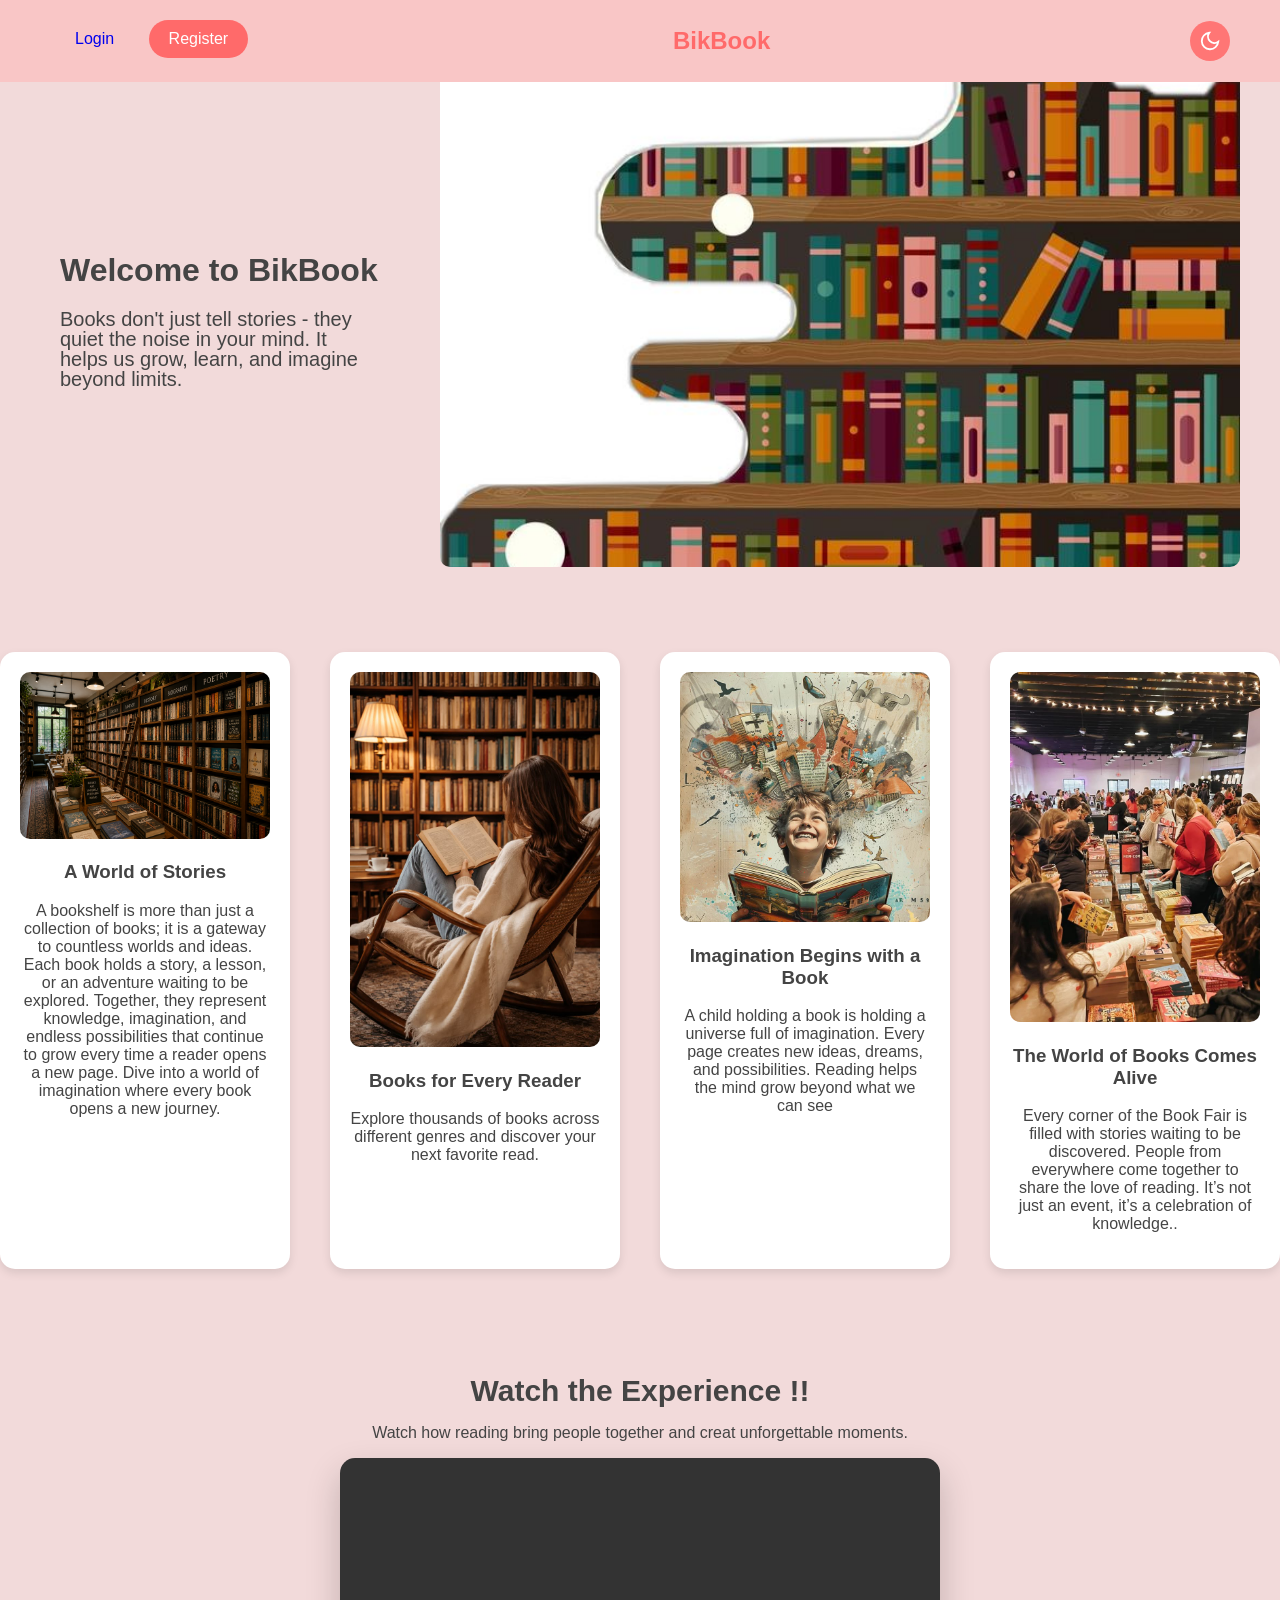
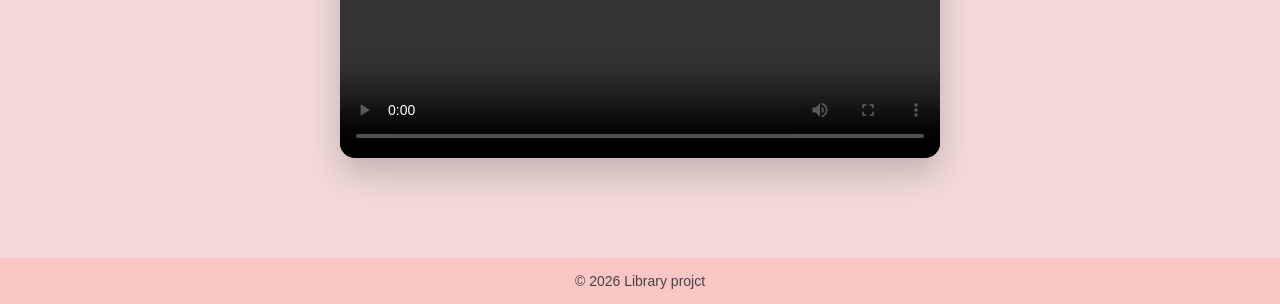
<file: index.html>
<!DOCTYPE html>
<html>
<head>
    <meta charset="UTF-8">
    <title>Book Fair</title>
    <link rel="stylesheet" href="style.css">
    <link rel="stylesheet" href="i.css">
</head>

<body>
<header class="header">

  <div class="left">
    <a href="login.html" class="btn login">Login</a>
    <a href="register.html" class="btn register">Register</a>
    
  </div>

  <div class="center">
    <h1 class="logo">BikBook</h1>
  </div>

<button class="theme-btn" onclick="toggleTheme()">

    <svg class="sun-icon" width="22" height="22" viewBox="0 0 24 24" fill="none" stroke-width="2">
        <circle cx="12" cy="12" r="5"></circle>
        <line x1="12" y1="1" x2="12" y2="3"></line>
        <line x1="12" y1="21" x2="12" y2="23"></line>
        <line x1="4.22" y1="4.22" x2="5.64" y2="5.64"></line>
        <line x1="18.36" y1="18.36" x2="19.78" y2="19.78"></line>
        <line x1="1" y1="12" x2="3" y2="12"></line>
        <line x1="21" y1="12" x2="23" y2="12"></line>
    </svg>

    <svg class="moon-icon" width="22" height="22" viewBox="0 0 24 24" fill="none" stroke-width="2">
        <path d="M21 12.79A9 9 0 1 1 11.21 3 7 7 0 0 0 21 12.79z" />
    </svg>

</button>

</header>

<section class="hero-split">
    
    <div class="hero-text">
        <h1>Welcome to BikBook</h1>
        <p> Books don't just tell stories - they quiet the noise in your mind.
             It helps us grow, learn, and imagine beyond limits.
        </p>
    </div>
    <img src="books4.jpeg" class="hero-img">
</section>

<section class="books">

    <div class="card">
        <img src="books5.png">
        <h3>A World of Stories</h3>
        <p> A bookshelf is more than just a collection of books; it is a gateway to countless worlds and ideas. Each book holds a story, a lesson, or an adventure waiting to be explored. Together, they represent knowledge, imagination, and endless possibilities that continue to grow every time a reader opens a new page.
        Dive into a world of imagination where every book opens a new journey.</p>
    </div>

    <div class="card">
        <img src="books6.jpeg">
        <h3>Books for Every Reader</h3>
        <p>Explore thousands of books across different genres and discover your next favorite read.</p>
    </div>

    <div class="card">
        <img src="books7.jpeg">
        <h3>Imagination Begins with a Book</h3>
        <p>A child holding a book is holding a universe full of imagination.
          Every page creates new ideas, dreams, and possibilities.
          Reading helps the mind grow beyond what we can see</p>
    </div>

    <div class="card">
        <img src="books8.jpeg">
        <h3>The World of Books Comes Alive</h3>
        <p>Every corner of the Book Fair is filled with stories waiting to be discovered. People from everywhere come together to share the love of reading. It’s not just an event, it’s a celebration of knowledge..</p>
    </div>

</section>

<script src="main.js"></script>

<section class="video-section">
    <h2> Watch the Experience !!</h2>
    <p> Watch how reading bring people together and creat unforgettable moments.</p>
    <div class="video-container">
        <video controls>
            <source src="video.mp4.mp4" type="video/mp4">
            Your browser does not support the video tag.
        </video>
    </div>
</section>

<footer class="footer">
    <p>© 2026 Library projct</p>
</footer>

</body>
</html>
</file>
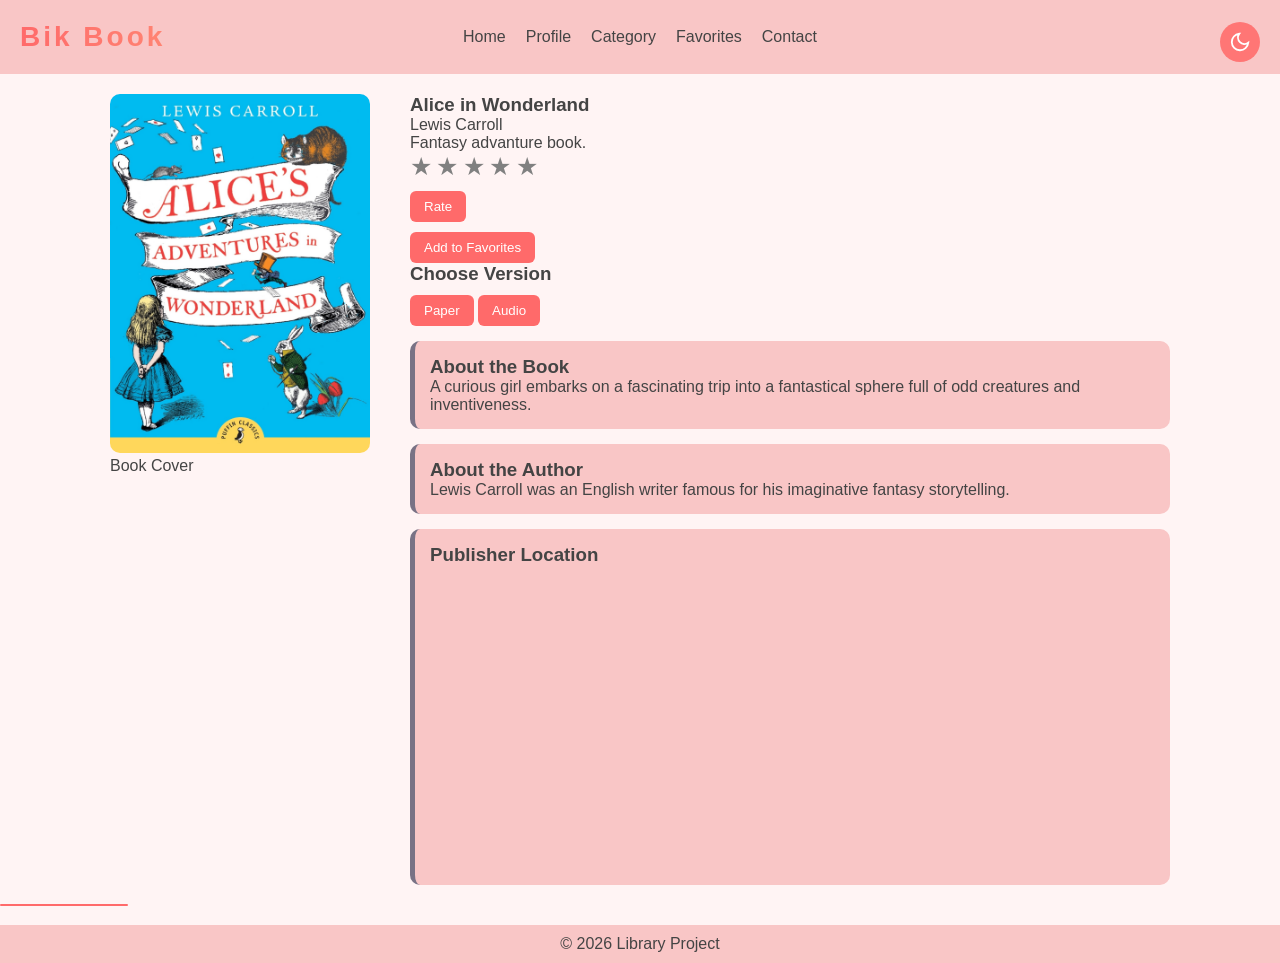
<file: book_details.html>
<!DOCTYPE html>
<html lang="en">
<head>
  <meta charset="UTF-8">
  <title>Book Details</title>

  <link rel="stylesheet" href="book_details.css">
   <link rel="stylesheet" href="i.css">
  <link href="https://fonts.googleapis.com/css2?family=Poppins:wght@300;400;600&display=swap" rel="stylesheet">
</head>

<body>

<header>
  <nav class="navbar">

    <div class="logo">Bik Book</div>
    
    <div class="nav-links">
      <a href="index.html">Home</a>
      <a href="profile.html">Profile</a>
      <a href="category.html">Category</a>
      <a href="favorites.html">Favorites</a>
      <a href="contact.html">Contact</a>
    </div>

  <button class="theme-btn" onclick="toggleTheme()">
  
    <svg class="sun-icon" width="22" height="22" viewBox="0 0 24 24" fill="none" stroke-width="2">
      <circle cx="12" cy="12" r="5"></circle>
      <line x1="12" y1="1" x2="12" y2="3"></line>
      <line x1="12" y1="21" x2="12" y2="23"></line>
      <line x1="4.22" y1="4.22" x2="5.64" y2="5.64"></line>
      <line x1="18.36" y1="18.36" x2="19.78" y2="19.78"></line>
      <line x1="1" y1="12" x2="3" y2="12"></line>
      <line x1="21" y1="12" x2="23" y2="12"></line>
    </svg>
  
    <svg class="moon-icon" width="22" height="22" viewBox="0 0 24 24" fill="none" stroke-width="2">
      <path d="M21 12.79A9 9 0 1 1 11.21 3 7 7 0 0 0 21 12.79z" />
    </svg>
  
  </button>
  </nav>
</header>

<main class="container">

  <section class="book-layout">

    <figure>
      <img id="img" class="book-img">
      <figcaption>Book Cover</figcaption>
    </figure>

    <article class="book-info">

      <h1 id="title"></h1>
      <p id="author"></p>
      <p id="desc"></p>

      <div class="stars" id="stars">
        <span data-value="1">★</span>
        <span data-value="2">★</span>
        <span data-value="3">★</span>
        <span data-value="4">★</span>
        <span data-value="5">★</span>
      </div>

      <button onclick="saveRating()">Rate</button>
      <p id="ratingText"></p>

      <button onclick="addToFavorites()">Add to Favorites</button>

      <h3>Choose Version</h3>
      <button onclick="openPDF()">Paper</button>
      <button onclick="showAudio()">Audio</button>

      <div id="content"></div>

      <div id="content2"></div>

    </article>

  </section>

</main>

<footer>
  <p>© 2026 Library Project</p>
</footer>

<script src="book_details.js"></script>

</body>
</html>
</file>
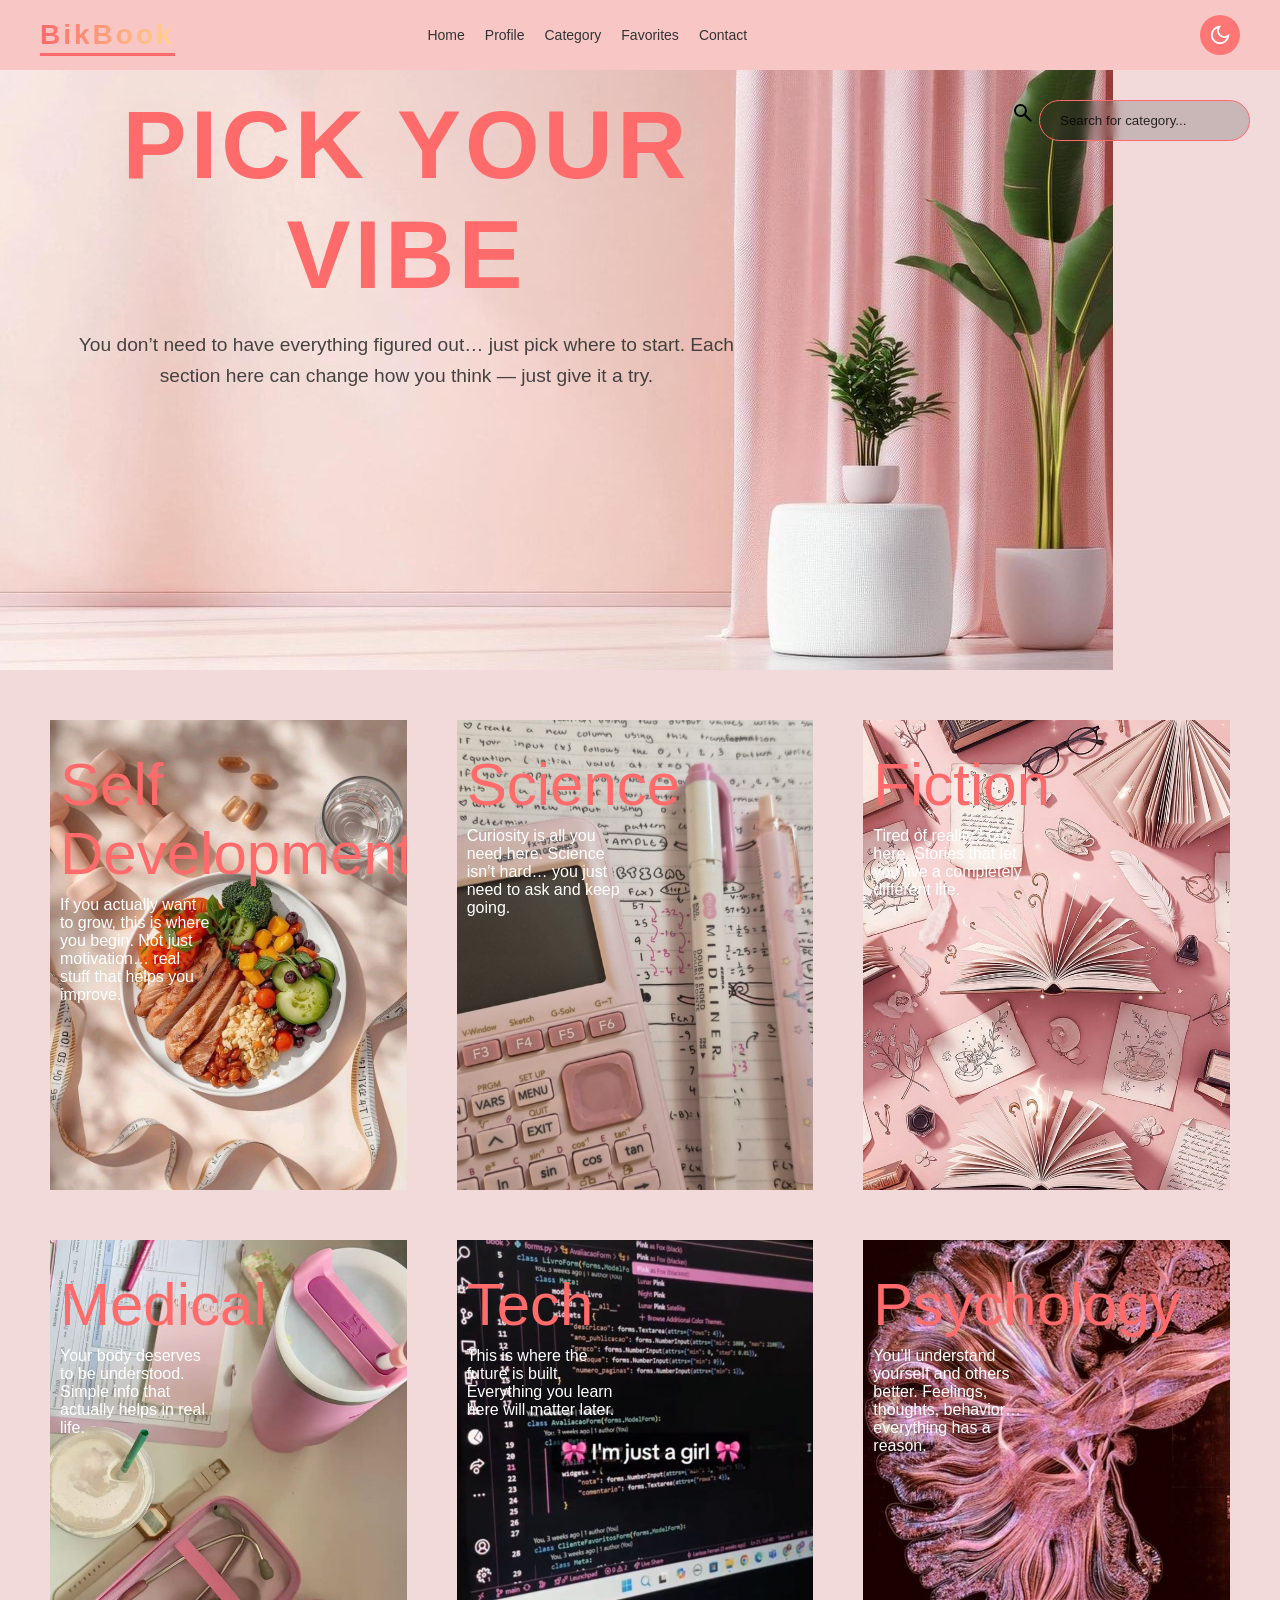
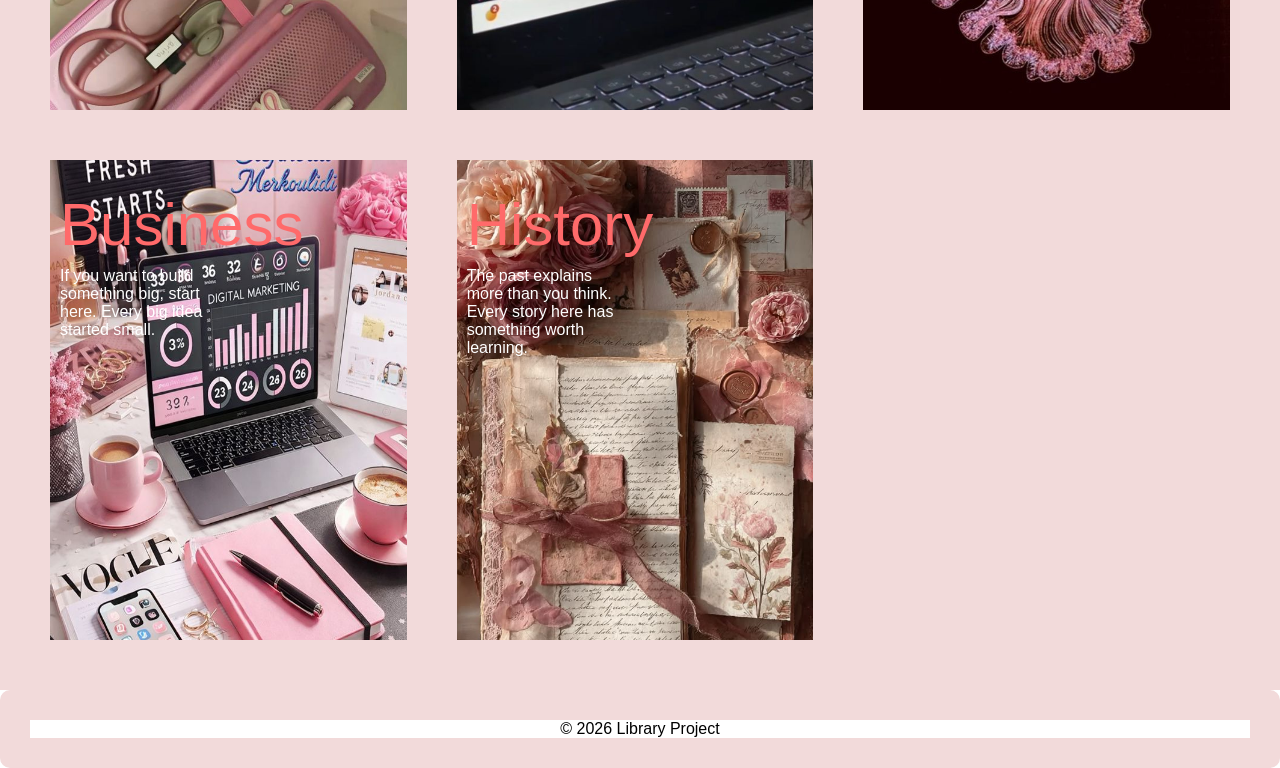
<file: category.html>
<!DOCTYPE html>
<html lang="en">

<head>
    <meta charset="UTF-8">
    <link rel="stylesheet" href="category.css">
    <link href="https://fonts.googleapis.com/css2?family=Poppins:wght@300;400;600&display=swap" rel="stylesheet">
    <link rel="stylesheet" href="i.css">
    <title>category</title>
</head>


<body>

    <nav>
        <div class="logo">BikBook</div>

        <ul>
            <li><a href="index.html">Home</a></li>
            <li><a href="profile.html">Profile</a></li>
            <li><a href="category.html">Category</a></li>
            <li><a href="favorites.html">Favorites</a></li>
            <li><a href="contact.html">Contact</a></li>
        </ul>

        <button class="theme-btn" onclick="toggleTheme()">
        
            <svg class="sun-icon" width="22" height="22" viewBox="0 0 24 24" fill="none" stroke-width="2">
                <circle cx="12" cy="12" r="5"></circle>
                <line x1="12" y1="1" x2="12" y2="3"></line>
                <line x1="12" y1="21" x2="12" y2="23"></line>
                <line x1="4.22" y1="4.22" x2="5.64" y2="5.64"></line>
                <line x1="18.36" y1="18.36" x2="19.78" y2="19.78"></line>
                <line x1="1" y1="12" x2="3" y2="12"></line>
                <line x1="21" y1="12" x2="23" y2="12"></line>
            </svg>
        
            <svg class="moon-icon" width="22" height="22" viewBox="0 0 24 24" fill="none" stroke-width="2">
                <path d="M21 12.79A9 9 0 1 1 11.21 3 7 7 0 0 0 21 12.79z" />
            </svg>
        
        </button>
    </nav>
    <main>

        <section class="first">
            <div class="one"></div>

            <div class="search">
                <label><svg xmlns="http://www.w3.org/2000/svg" height="24px" viewBox="0 -960 960 960" width="24px"
                        fill="#e3e3e3">
                        <path
                            d="M784-120 532-372q-30 24-69 38t-83 14q-109 0-184.5-75.5T120-580q0-109 75.5-184.5T380-840q109 0 184.5 75.5T640-580q0 44-14 83t-38 69l252 252-56 56ZM380-400q75 0 127.5-52.5T560-580q0-75-52.5-127.5T380-760q-75 0-127.5 52.5T200-580q0 75 52.5 127.5T380-400Z" />
                    </svg></label>
                <input type="search" id="searchBox" onkeyup="handleSearch()" placeholder="Search for category...">
            </div>

            <div class="intro">
                <h1 class="head">Pick your vibe</h1>
                <p class="prag">
                    You don’t need to have everything figured out… just pick where to start.
                    Each section here can change how you think — just give it a try.
                </p>
            </div>
            <div class="tir"></div>
        </section>
        <section class="categories second">

            <a href="booklist.html#self" class="card a1" target="_blank">
                <div class="a" id="selfdev">
                    <h3>Self Development</h3>
                    <p class="sel">If you actually want to grow, this is where you begin.
                        Not just motivation… real stuff that helps you improve.</p>

                </div>
            </a>
            <a href="booklist.html#science" target="_blank" class="card a2">
                <div class="a" id="science">
                    <h3>Science</h3>
                    <p class="sc">Curiosity is all you need here.
                        Science isn’t hard… you just need to ask and keep going.</p>
                </div>
            </a>
            <a href="booklist.html#fiction" target="_blank" class="card a3">
                <div class="a" id="fiction">
                    <h3>Fiction</h3>
                    <p class="fic">Tired of reality? Go here.
                        Stories that let you live a completely different life.</p>
                </div>
            </a>
            <a href="booklist.html#medical" target="_blank" class="card a4">
                <div class="a" id="medical">
                    <h3>Medical</h3>
                    <p class="med">Your body deserves to be understood.
                        Simple info that actually helps in real life.</p>
                </div>
            </a>
            <a href="booklist.html#tech" target="_blank" class="card a5">
                <div class="a" id="tech">
                    <h3>Tech</h3>
                    <p class="tec">This is where the future is built.
                        Everything you learn here will matter later.</p>
                </div>
            </a>
            <a href="booklist.html#psychology" target="_blank" class="card a6">
                <div class="a" id="psychology">
                    <h3>Psychology</h3>
                    <p class="psg">You’ll understand yourself and others better.
                        Feelings, thoughts, behavior… everything has a reason.</p>
                </div>
            </a>
            <a href="booklist.html#business" target="_blank" class="card a7">
                <div class="a" id="business">
                    <h3>Business</h3>
                    <p class="bis">If you want to build something big, start here.
                        Every big idea started small.</p>
                </div>
            </a>
            <a href="booklist.html#history" target="_blank" class="card a8">
                <div class="a" id="history">
                    <h3>History</h3>
                    <p class="his">The past explains more than you think.
                        Every story here has something worth learning.</p>
                </div>
            </a>
            <div class="tr"></div>
        </section>
    </main>
    <footer>
        <p>© 2026 Library Project</p>
    </footer>
    <script>
        function toggleTheme() {
                document.body.classList.toggle('dark');
                var status = document.body.classList.contains('dark') ? 'on' : 'off';
                localStorage.setItem('userTheme', status);
            }

            window.onload = function () {
                if (localStorage.getItem('userTheme') === 'on') {
                    document.body.classList.add('dark');
                }

                const savedBooks = JSON.parse(localStorage.getItem('myFavorites')) || [];
                const grids = document.querySelectorAll('.books-grid');

                grids.forEach(grid => grid.innerHTML = '');

                if (savedBooks.length === 0) {
                    grids.forEach(grid => {
                        grid.innerHTML = '<p style="color:#bbb; font-style:italic;">No books added to this rating yet.</p>';
                    });
                } else {
                    savedBooks.forEach(book => {
                        const targetGrid = document.querySelector(`#group-${book.rating} .books-grid`);
                        if (targetGrid) {
                            if (targetGrid.querySelector('p')) targetGrid.innerHTML = '';
                            const card = document.createElement('div');
                            card.className = 'book-card';
                            card.innerHTML = `<span>${book.title}</span>`;
                            targetGrid.appendChild(card);
                        }
                    });
                }
            };
    </script>
    <script>
        function handleSearch() {
            let input = document.getElementById("searchBox").value.toLowerCase();

            let categories = {
                "self development": "selfdev",
                "science": "science",
                "fiction": "fiction",
                "medical": "medical",
                "tech": "tech",
                "psychology": "psychology",
                "business": "business",
                "history": "history"
            };

            for (let key in categories) {
                if (input === key) {
                    document.getElementById(categories[key]).scrollIntoView({
                        behavior: "smooth"
                    });
                }
            }
        }
    </script>

</body>

</html>

</html>
</file>
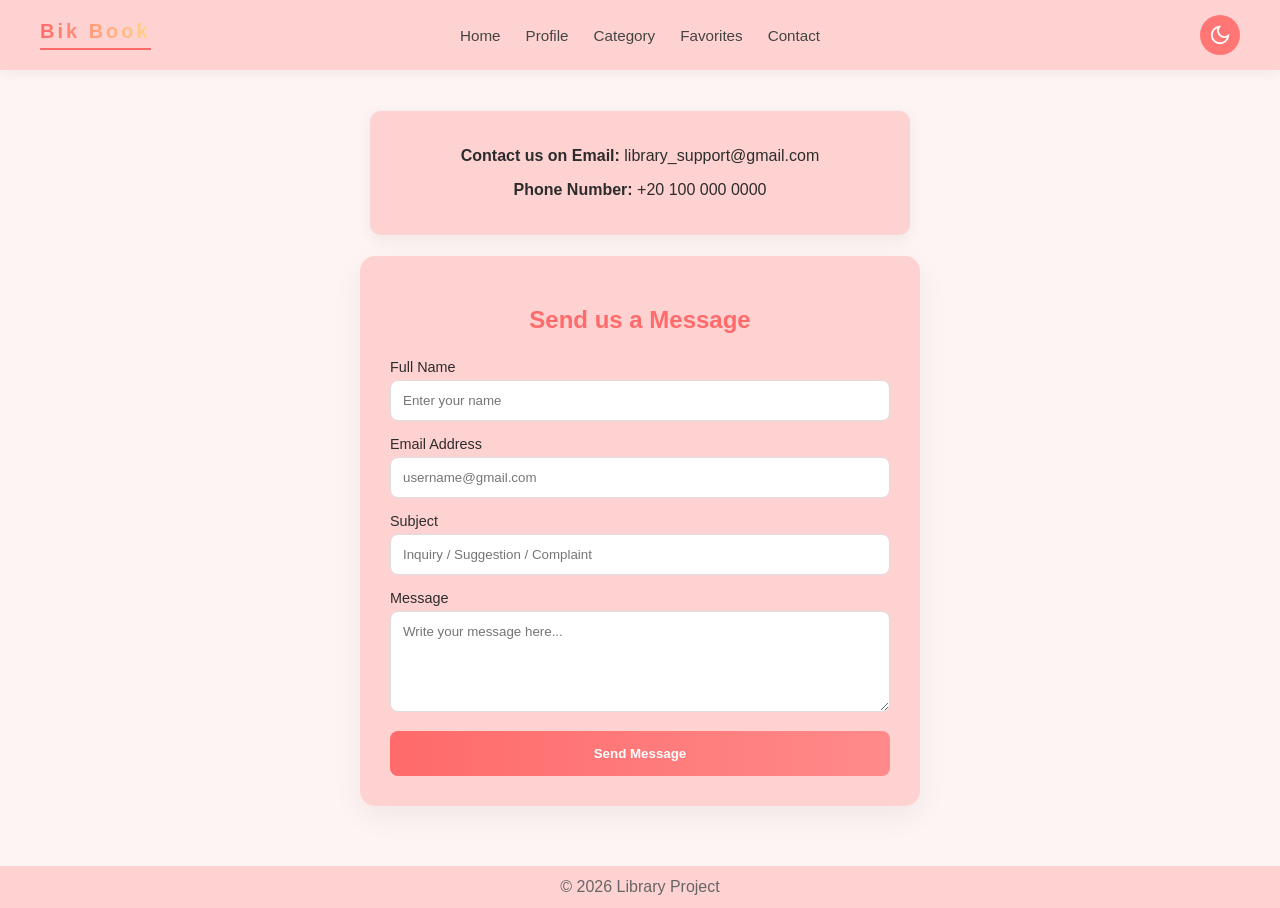
<file: contact.html>
<!DOCTYPE html>
<html lang="en">
<head>
    <meta charset="UTF-8">
    <meta name="viewport" content="width=device-width, initial-scale=1.0">
    <title>Contact Us</title>
    <link rel="stylesheet" href="contact-style.css">
<link href="https://fonts.googleapis.com/css2?family=poppins:wght@300;400;600&disply=swap" rel="stylesheet">
<link rel="stylesheet" href="i.css">
</head>
<body>

    <header>
        <nav class="navbar">
            <div class="logo">Bik Book</div>
            <div class="nav-links">
                <a href="index.html">Home</a>
                <a href="profile.html">Profile</a>
                <a href="category.html">Category</a>
                <a href="favorites.html">Favorites</a>
                <a href="contact.html">Contact</a>
            </div>
            <button class="theme-btn" onclick="toggleTheme()">
            
                <svg class="sun-icon" xmlns="http://www.w3.org/2000/svg" height="24px" viewBox="0 -960 960 960" width="24px" fill="#e3e3e3">
                    <path
                        d="M440-800v-120h80v120h-80Zm0 760v-120h80v120h-80Zm360-400v-80h120v80H800Zm-760 0v-80h120v80H40Zm708-252-56-56 70-72 58 58-72 70ZM198-140l-58-58 72-70 56 56-70 72Zm564 0-70-72 56-56 72 70-58 58ZM212-692l-72-70 58-58 70 72-56 56Zm98 382q-70-70-70-170t70-170q70-70 170-70t170 70q70 70 70 170t-70 170q-70 70-170 70t-170-70Zm283.5-56.5Q640-413 640-480t-46.5-113.5Q547-640 480-640t-113.5 46.5Q320-547 320-480t46.5 113.5Q413-320 480-320t113.5-46.5ZM480-480Z" />
                </svg>
            
                <!-- Moon Icon -->
                <svg class="moon-icon" width="22" height="22" viewBox="0 0 24 24" fill="none" stroke-width="2">
                    <path d="M21 12.79A9 9 0 1 1 11.21 3 7 7 0 0 0 21 12.79z" />
                </svg>
            
            </button>
        </nav>
    </header>

    <div class="container">
        <div class="contact-info">
            <p><strong>Contact us on Email:</strong> library_support@gmail.com</p>
            <p><strong>Phone Number:</strong> +20 100 000 0000</p>
        </div>

        <div class="contact-box">
            <h2>Send us a Message</h2>
            <form id="contactForm">
                <div class="input-group">
                    <label>Full Name</label>
                    <input type="text" id="name" placeholder="Enter your name" required>
                </div>
                <div class="input-group">
                    <label>Email Address</label>
                    <input type="email" id="email" placeholder="username@gmail.com" required>
                </div>
                <div class="input-group">
                    <label>Subject</label>
                    <input type="text" id="subject" placeholder="Inquiry / Suggestion / Complaint" required>
                </div>
                <div class="input-group">
                    <label>Message</label>
                    <textarea id="message" rows="5" placeholder="Write your message here..." required></textarea>
                </div>
                <button type="submit" class="send-btn">Send Message</button>
            </form>
        </div>
    </div>

    <footer>
        © 2026 Library Project
    </footer>

    <script src="contact-script.js"></script>
    <script>
        function toggleTheme() {
            document.body.classList.toggle('dark');
            var status = document.body.classList.contains('dark') ? 'on' : 'off';
            localStorage.setItem('userTheme', status);
        }

        window.onload = function () {
            if (localStorage.getItem('userTheme') === 'on') {
                document.body.classList.add('dark');
            }

            const savedBooks = JSON.parse(localStorage.getItem('myFavorites')) || [];
            const grids = document.querySelectorAll('.books-grid');

            grids.forEach(grid => grid.innerHTML = '');

            if (savedBooks.length === 0) {
                grids.forEach(grid => {
                    grid.innerHTML = '<p style="color:#bbb; font-style:italic;">No books added to this rating yet.</p>';
                });
            } else {
                savedBooks.forEach(book => {
                    const targetGrid = document.querySelector(`#group-${book.rating} .books-grid`);
                    if (targetGrid) {
                        if (targetGrid.querySelector('p')) targetGrid.innerHTML = '';
                        const card = document.createElement('div');
                        card.className = 'book-card';
                        card.innerHTML = `<span>${book.title}</span>`;
                        targetGrid.appendChild(card);
                    }
                });
            }
        };
    </script>
</body>
</html>
</file>
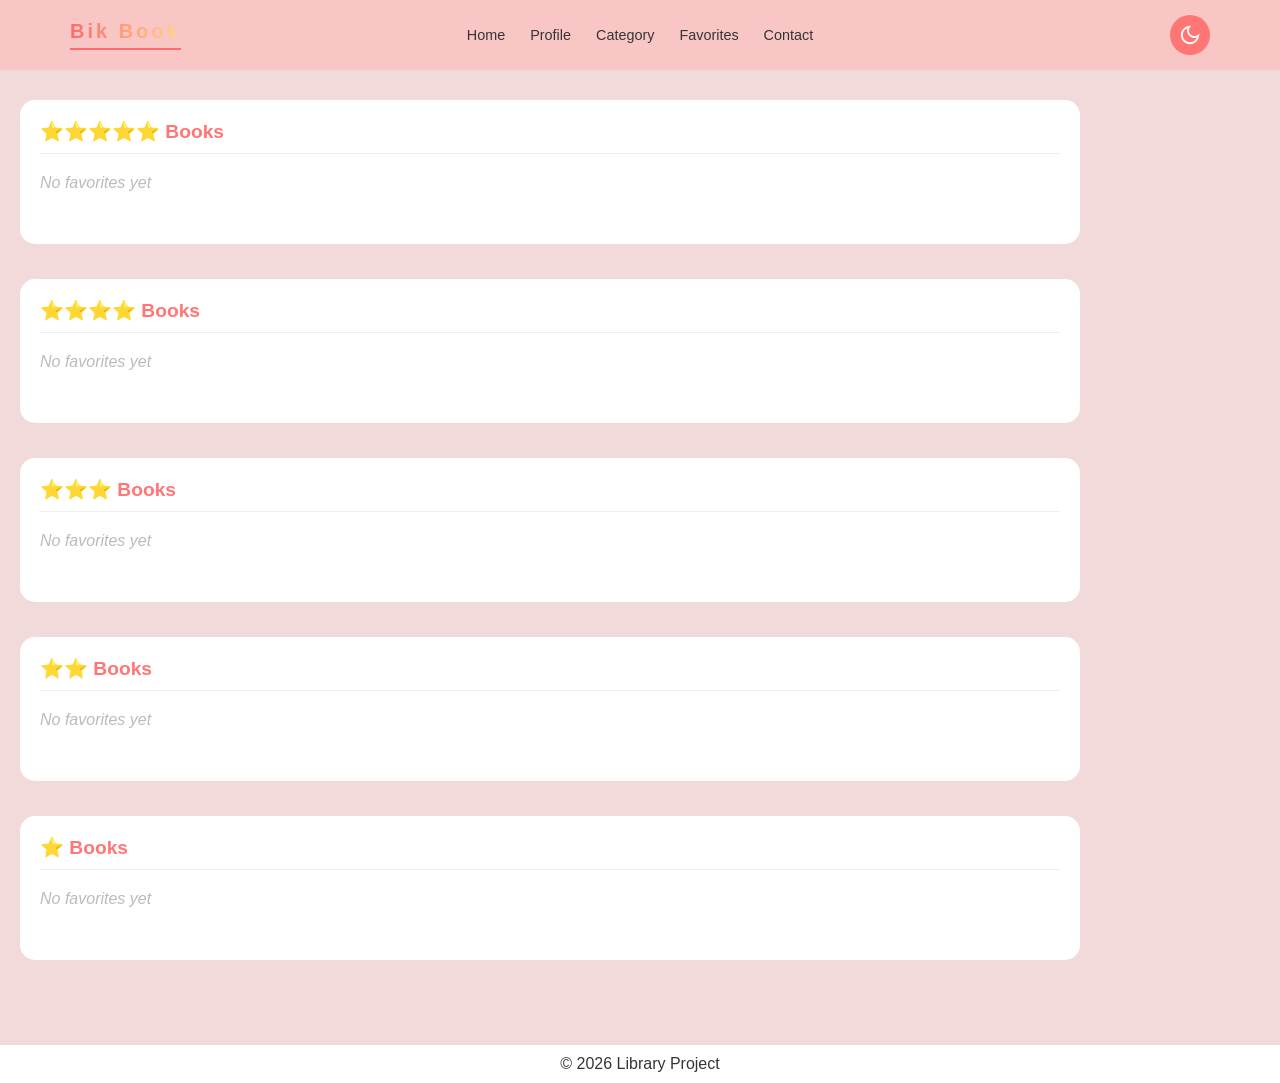
<file: favorites.html>
<!DOCTYPE html>
<html lang="en">
<head>
    <meta charset="UTF-8">
    <meta name="viewport" content="width=device-width, initial-scale=1.0">
    <title>Favorite Books</title>
    <link rel="stylesheet" href="fav-style.css">
    <link rel="stylesheet" href="i.css">
    <link href="https://fonts.googleapis.com/css2?family=poppins:wght@300;400;600&disply=swap" rel="stylesheet">
</head>
<body>

    <header>
        <nav class="navbar">
            <div class="logo">Bik Book</div>
            <div class="nav-links">
                <a href="index.html">Home</a>
                <a href="profile.html">Profile</a>
                <a href="category.html">Category</a>
                <a href="favorites.html">Favorites</a>
                <a href="contact.html">Contact</a>
            </div>
            <button class="theme-btn" onclick="toggleTheme()">
            
                <svg class="sun-icon" width="22" height="22" viewBox="0 0 24 24" fill="none" stroke-width="2">
                    <circle cx="12" cy="12" r="5"></circle>
                    <line x1="12" y1="1" x2="12" y2="3"></line>
                    <line x1="12" y1="21" x2="12" y2="23"></line>
                    <line x1="4.22" y1="4.22" x2="5.64" y2="5.64"></line>
                    <line x1="18.36" y1="18.36" x2="19.78" y2="19.78"></line>
                    <line x1="1" y1="12" x2="3" y2="12"></line>
                    <line x1="21" y1="12" x2="23" y2="12"></line>
                </svg>
            
                <svg class="moon-icon" width="22" height="22" viewBox="0 0 24 24" fill="none" stroke-width="2">
                    <path d="M21 12.79A9 9 0 1 1 11.21 3 7 7 0 0 0 21 12.79z" />
                </svg>
            
            </button>
        </nav>
    </header>

    <div class="container">
        <section class="books-group" id="group-5">
            <h2 class="stars-title">⭐⭐⭐⭐⭐ Books</h2>
            <div class="books-list"></div>
        </section>
        <section class="books-group" id="group-4">
            <h2 class="stars-title">⭐⭐⭐⭐ Books</h2>
            <div class="books-list"></div>
        </section>
        <section class="books-group" id="group-3">
            <h2 class="stars-title">⭐⭐⭐ Books</h2>
            <div class="books-list"></div>
        </section>
        <section class="books-group" id="group-2">
            <h2 class="stars-title">⭐⭐ Books</h2>
            <div class="books-list"></div>
        </section>
        <section class="books-group" id="group-1">
            <h2 class="stars-title">⭐ Books</h2>
            <div class="books-list"></div>
        </section>
    </div>

    <footer>
        © 2026 Library Project
    </footer>
    <script src="fav-script.js"></script>
</body>
</html>
</file>
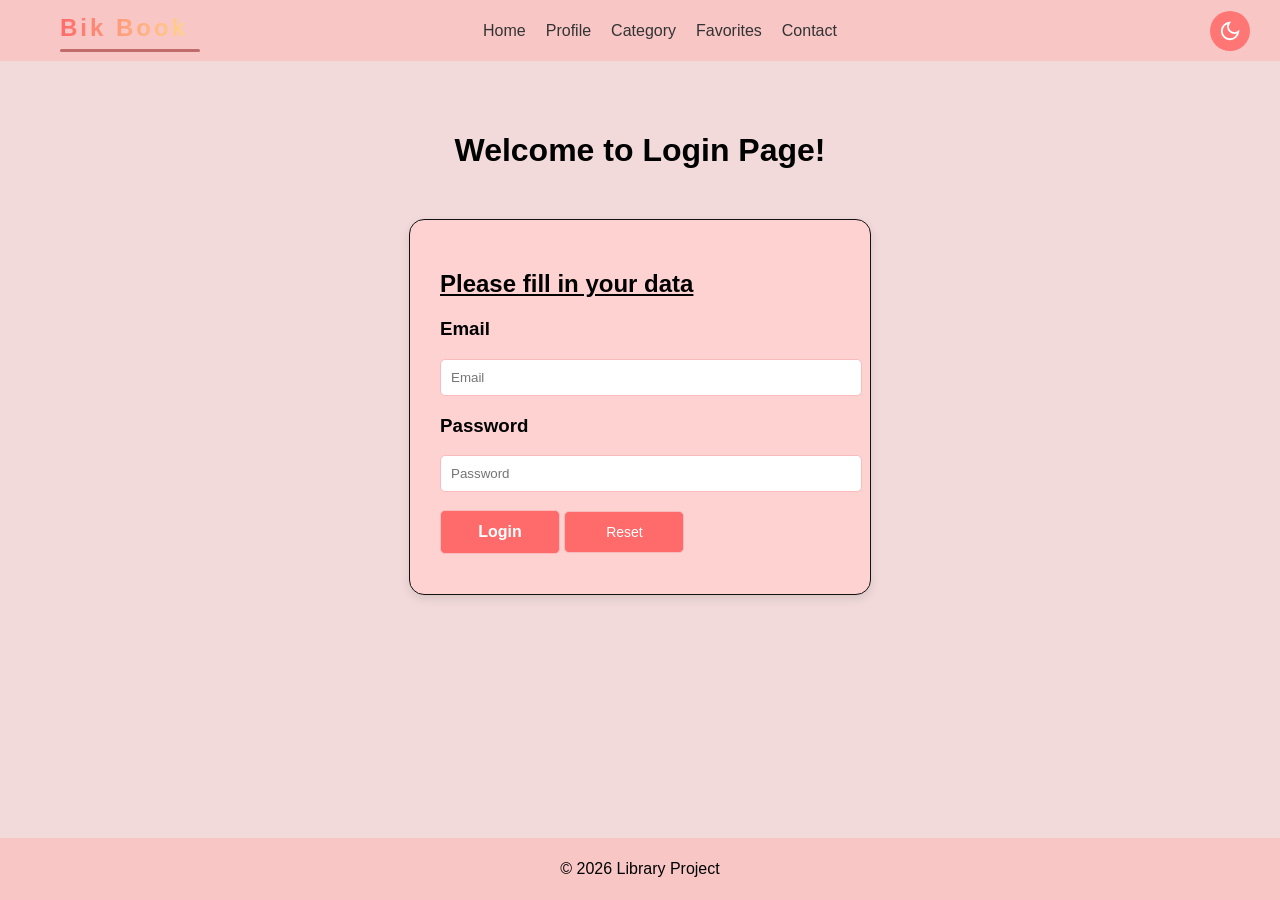
<file: login.html>
<!DOCTYPE html>
<html lang="ar">
<head>
    <meta charset="UTF-8">
    <title>Login</title>
    <link rel="stylesheet" href="login.css">
    <link rel="stylesheet" href="i.css">
    <link href="https://fonts.googleapis.com/css2?family=Poppins:wght@300;400;600&display=swap" rel="stylesheet">
</head>

<body class="light-theme"> 

<header>
    <nav class="navbar">
        <div><h4 class="logo">Bik Book</h4></div>
<div class="nav-actions">
    
        <div class="nav-links">
            <a href="index.html">Home</a>
            <a href="profile.html">Profile</a>
            <a href="category.html">Category</a>
            <a href="favorites.html">Favorites</a>
            <a href="contact.html">Contact</a>
        </div>
        <div class="nav-actions">
            <button class="theme-btn" onclick="toggleTheme()">
        
                <svg class="sun-icon" width="22" height="22" viewBox="0 0 24 24" fill="none" stroke-width="2">
                    <circle cx="12" cy="12" r="5"></circle>
                    <line x1="12" y1="1" x2="12" y2="3"></line>
                    <line x1="12" y1="21" x2="12" y2="23"></line>
                    <line x1="4.22" y1="4.22" x2="5.64" y2="5.64"></line>
                    <line x1="18.36" y1="18.36" x2="19.78" y2="19.78"></line>
                    <line x1="1" y1="12" x2="3" y2="12"></line>
                    <line x1="21" y1="12" x2="23" y2="12"></line>
                </svg>
        
                <svg class="moon-icon" width="22" height="22" viewBox="0 0 24 24" fill="none" stroke-width="2">
                    <path d="M21 12.79A9 9 0 1 1 11.21 3 7 7 0 0 0 21 12.79z" />
                </svg>
        
            </button>
    </nav>
</header>

<div class="main-container">
    <h1 class="login-title">Welcome to Login Page!</h1>

    <form class="form" id="loginForm">
        <h2><u>Please fill in your data</u></h2> 

        <h3>Email</h3>
        <input type="email" id="email" placeholder="Email" required>

        <h3>Password</h3> 
        <input type="password" id="password" placeholder="Password" required> 

        <br><br>
        <p id="errorMessage"></p>

        <input type="submit" value="Login"> 
        <input type="reset" value="Reset">
    </form>
</div>    

<footer>
    <p>© 2026 Library Project</p>
</footer>


</div>

<script src="data.js"></script>

</body>
</html>
</file>
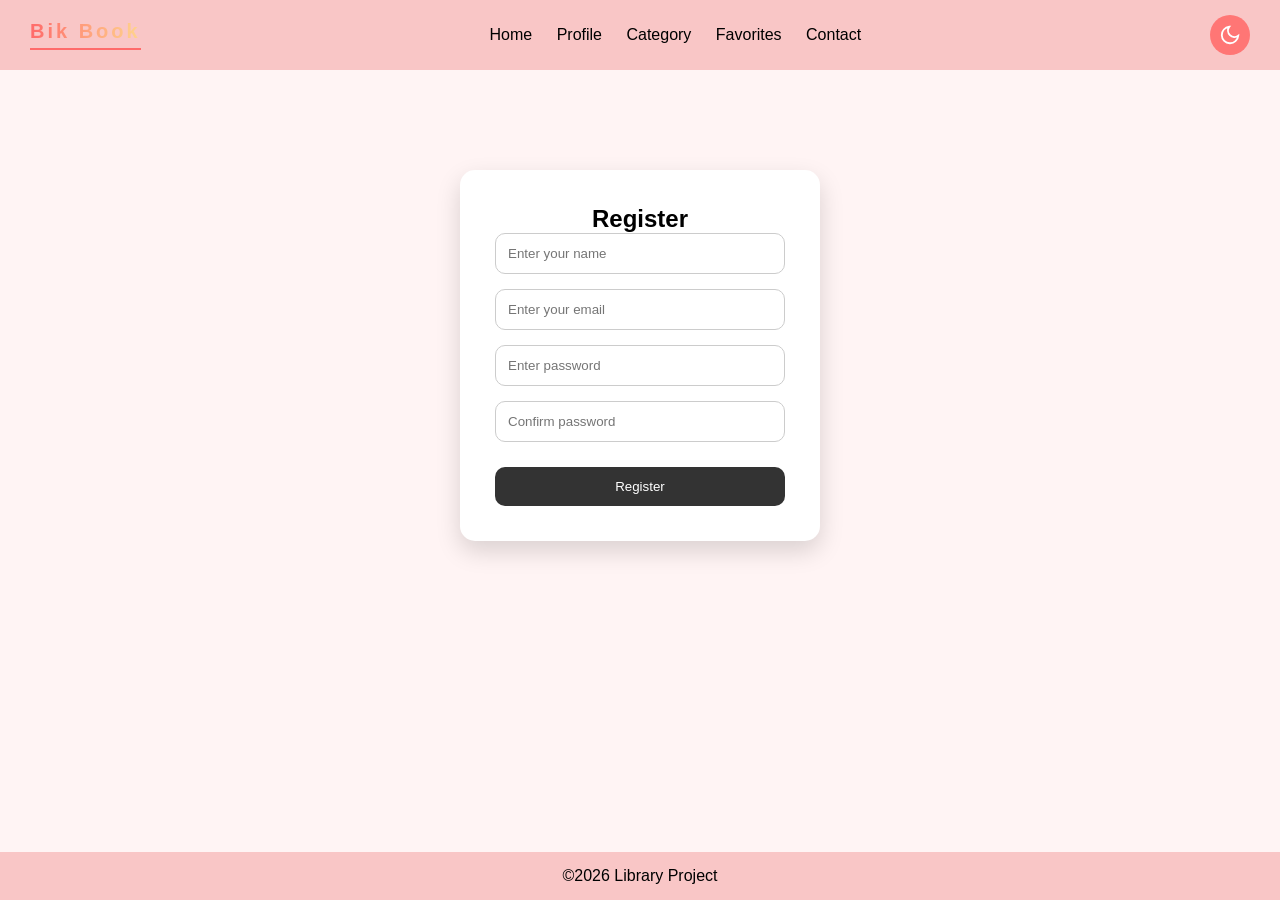
<file: register.html>
<!DOCTYPE html>
<html lang="en">
<head>
  <meta charset="UTF-8">
  <title>Register</title>
  <link rel="stylesheet" href="register.css">
  <link rel="stylesheet" href="i.css">
</head>
<body>

<header>
  <nav class="navbar">

    <h4 class="logo">Bik Book</h4>

    <div class="nav-links">
      <a href="index.html">Home</a>
      <a href="profile.html">Profile</a>
      <a href="category.html">Category</a>
      <a href="favorites.html">Favorites</a>
      <a href="contact.html">Contact</a>
    </div>
    <div class="nav-actions">
      <button class="theme-btn" onclick="toggleTheme()">
    
        <svg class="sun-icon" width="22" height="22" viewBox="0 0 24 24" fill="none" stroke-width="2">
          <circle cx="12" cy="12" r="5"></circle>
          <line x1="12" y1="1" x2="12" y2="3"></line>
          <line x1="12" y1="21" x2="12" y2="23"></line>
          <line x1="4.22" y1="4.22" x2="5.64" y2="5.64"></line>
          <line x1="18.36" y1="18.36" x2="19.78" y2="19.78"></line>
          <line x1="1" y1="12" x2="3" y2="12"></line>
          <line x1="21" y1="12" x2="23" y2="12"></line>
        </svg>
    
        <svg class="moon-icon" width="22" height="22" viewBox="0 0 24 24" fill="none" stroke-width="2">
          <path d="M21 12.79A9 9 0 1 1 11.21 3 7 7 0 0 0 21 12.79z" />
        </svg>
    
      </button>
   

  </nav>
</header>

<main class="container">

  <h2>Register</h2>

  <form id="registerForm">

    <input type="text" id="name" placeholder="Enter your name">
    <input type="email" id="email" placeholder="Enter your email">
    <input type="password" id="password" placeholder="Enter password">
    <input type="password" id="confirmPassword" placeholder="Confirm password">

    <p id="error" class="error"></p>
    <p id="success" class="success"></p>

    <button type="submit">Register</button>

  </form>

</main>

<footer class="footer">
  <p> ©2026 Library Project</p>
</footer>

<script src="data.js"></script>
</body>
</html>
</file>
<file: style.css>
:root {
    --bg: #f2dada;
    --text: #444;
    --primary: #FFD58D;
    --accent: #FF6A6A;
    --card:white;
    --foot:#f9c6c6;
    
}

body {
    color:var(--text);
    margin: 0;
    font-family: Arial;
    background: var(--bg);
    transition: 0.3s ease;
}
.logo {
    font-size: 24px;
    font-weight: bold;
    color: var(--accent);
    margin: 0 40px;
}
a{
    text-decoration: none;
}
header {
    
    display: flex;
    justify-content: space-between;
    padding: 20px 50px;
    align-items: center;
    transition: 0.3s ease;
    background: #f9c6c6;
    z-index: 1000;
    position: relative;
}
.left a {
    position: relative;
    display: inline-block;
    padding: 10px 20px;
    margin: 0 5px;
    border-radius: 25px;
    text-decoration: none;
    font-weight: 500;
    overflow: hidden;
    transition: all 0.4s ease;
    z-index: 1;
}
body.dark .login {
    color: #fff;
    border-color: #fff;
}

body.dark .login:hover {
    color: #000;
}
.register{
    background: var(--accent);
    color: white;
    transition: 0.3s ease;
}

.register:hover {
    transform: translateY(-3px) scale(1.05);
    box-shadow: 0 10px 20px rgba(255,106,106,0.4);
}
body.dark .register:hover {
    color: #000;
}
.hero {
    position: relative;
    height: 100vh;
    overflow: visible;
}
.hero::before {
    content: "";
    position: absolute;
    width: 100%;
    height: 65%;
    background: white;
    border-bottom-left-radius: 200px;
    border-bottom-right-radius: 200px;
}
.content {
    position: relative;
    text-align: center;
    top: 20%;
    z-index: 2;
}
.content h1 {
    font-size: 40px;
    color: var(--text);
    animation: fade 1s ease;
}

.content p {
    color: gray;
}

.video-container {
    position: relative;
    display: flex;
    justify-content: center;

}
.video-container video{
    width: 70%;
    max-width: 600px;
    border-radius: 15px;
    box-shadow: 0 15px 35px rgba(0,0,0,0.2);
    transition: 0.4s ease;
}
.video-section {
    padding: 80px 20px;
    text-align: center;
    background:var(--bg)
}
.video-section h2 { 
    font-size: 30px;
    margin-bottom: 10px;
    color:var(--text);
    animation: fadeDown 1s ease;
}

.video-container video:hover {
    transform: scale(1.03);
    box-shadow: 0 20px 60px rgba(0,0,0,0.3);
}
.video-section {
    animation: fadeUp 1s ease;
}

.hero-split {
    margin-top: 20px;
    height: 350px;
    display: flex;
     justify-content: space-between;
    align-items: center;
    padding: 40px;
    gap: 40px;
}
.hero-img {
    width: 100%;
    height: 500px;
    object-fit: cover;
    display: block;
    object-position: top;
    border-radius: 10px;
    transition: 0.4s ease;
}
.hero-img:hover {
    transform: scale(1.05);
}
.hero-text {
    margin-left: auto;  
    width: 40%;
    padding: 20px;
    color: var(--text);
    font-size: 18px;
}
.hero-text h1 {
    font-size: 32px;
     margin-bottom: 10px;
    animation: fadeDown 1s ease;
}

.hero-text p {
    line-height: 1;
    font-size: 20px;
}
.books {
    display: flex;
    justify-content: center;
    gap: 40px;
    margin-top: 120px;
}

.card {
    width: 300px;
    text-align: center;
    background: var(--card);
    color: var(--text);
    padding: 20px;
    border-radius: 15px;
    box-shadow: 0 4px 10px rgba(0,0,0,0.1);
    transition: 0.3s;
}

.card img {
    width: 100%;
    border-radius: 10px;
}

.card:hover {
    transform: translateY(-12px) scale(1.03);
    box-shadow: 0 12px 25px rgba(0,0,0,0.2);
}

body.dark {
    --bg: #353535;
    --text: #ffffff;
    --nav:#2a2a2a;
    --card: #2d2f31;
    --foot: #353535;
}
body.dark .hero-text,
body.dark .hero-text h1,
body.dark .hero-text p {
    color: white;
}
body.dark {
    background: var(--bg);
    color: var(--text);
}
body.dark header {
    background: var(--nav);
 
}
body.dark footer {
    background: var(--nav);
    color: var(--text);
}
body.dark .video-section,
body.dark .images-section{
    background: var(--bg);
}
body.dark .card {
    background: var(--card);
    color: var(--text);
}
@keyframes fade {
    from {opacity: 0; transform: translateY(30px);}
    to {opacity: 1; transform: translateY(0);}
}

@keyframes float {
    0% {transform: translateY(0);}
    50% {transform: translateY(-20px);}
    100% {transform: translateY(0);}
}
@keyframes fadeUp {
    from {
        opacity: 0;
        transform: translateY(40px);
    }
    to {
        opacity: 1;
        transform: translateY(0);
    }
}
@keyframes fadeDown {
    from {
        opacity: 0;
        transform: translateY(-20px);
    }
    to {
        opacity: 1;
        transform: translateY(0);
    }
}
.footer {
  text-align: center;
  padding: 10px;
  background: var(--foot);
  margin-top: 20px;
  
}
.dark{
    background: #333;
    color:white;
}

.footer p {
    margin: 5px 0;
    font-size: 14px;
}
</file>
<file: i.css>
body {
    margin: 0;
    font-family: Arial, sans-serif;
}

.theme-btn {
    background-color: #ff7675;
    border: none;
    padding: 20px;
    border-radius: 50%;
    cursor: pointer;
    position: relative;
    display: flex;
    align-items: center;
    justify-content: center;
}

.theme-btn svg {
    position: absolute;
    transition: 0.3s;
}

.sun-icon {
    display: none;
    stroke: white;
}

.moon-icon {
    display: block;
    stroke: white;
}

body.dark .sun-icon {
    display: block;
}

body.dark .moon-icon {
    display: none;
}

body.dark {
    background-color: #1a1c1e;
    color: #e1e1e1;
}
</file>
<file: book_details.css>
* {
  margin: 0;
  padding: 0;
  box-sizing: border-box;
}

:root {
  --bg: #FFF4F4;
  --text: #444;
  --card: #f9c6c6;
  --primary: #797285;
  --btn: #FF6A6A;
}

body.dark {
  --bg: #353535;
  --text: #fff;
  --card: #444;
  --primary: #FFD58D;
  --btn: #FF6868;
}

body {
  font-family: 'Poppins', sans-serif;
  background: var(--bg);
  color: var(--text);
  transition: background 0.3s, color 0.3s;
}

header {
  background: var(--card);
  display: flex;
  justify-content: center;
  padding: 6px 0;
}

.navbar {
  display: flex;
  align-items: center;
  width: 100%;
  padding: 6px 20px;
}

.nav-links {
  position: absolute;
  left: 50%;
  transform: translateX(-50%);

  display: flex;
  gap: 20px;
}

.nav-links a {
  position: relative;
  text-decoration: none;
  color: var(--text);
  font-weight: 500;
   transition: color 0.3s ease;
}

.nav-links a::after {
  content: "";
  position: absolute;
  left: 50%;
  bottom: -5px;
  transform: translateX(-50%);
  width: 0;
  height: 2px;
  background: var(--btn);
  transition: 0.3s;
}

.nav-links a:hover::after {
  width: 100%;
}

.logo {
  margin-right: auto;
}

.nav-actions {
  margin-left: auto;
  display: flex;
}



.container {
  max-width: 1100px;
  margin: auto;
  padding: 20px;
}

.book-layout {
  display: flex;
  gap: 40px;
  align-items: flex-start;
}

.book-img {
  width: 260px;
  border-radius: 10px;
}

.book-info {
  flex: 1;
}

button {
  margin-top: 10px;
  padding: 8px 14px;
  border: none;
  background: var(--btn);
  color: white;
  border-radius: 6px;
  cursor: pointer;
}

.box {
  margin-top: 15px;
  padding: 15px;
  background: var(--card);
  border-radius: 10px;
  border-left: 5px solid var(--primary);
}

footer {
  text-align: center;
  padding: 10px;
  background: var(--card);
  margin-top: 20px;
}

.stars span {
  cursor: pointer;
  font-size: 25px;
  color: gray;
}

.stars .active {
  color: gold;
}

.logo {
  flex: 1;
  font-size: 28px;
  font-weight: 900;
  letter-spacing: 3px;

  background: linear-gradient(90deg, #FF6A6A, #FFD58D, #FF6A6A);
  color: transparent;

  -webkit-background-clip: text;
  background-clip: text;

  animation: shine 2.5s infinite linear;
}

.logo::after {
  content: "";
  position: absolute;
  left: 0;
  bottom: -6px;
  width: 10%;
  height: 2px;
  background: var(--btn);
  border-radius: 10px;
}

@keyframes shine {
  0% { filter: brightness(1); }
  50% { filter: brightness(1.5); }
  100% { filter: brightness(1); }
}
</file>
<file: category.css>
:root{
    --nav-color:#f9c6c6;
    --nav-el:#333;
    --theme-btn:#ff6a6a;
    --theme-hov:#e04848;
    --theme-line:white;
    --search-pl:#000000;
    --search:rgba(43, 40, 40, 0.2);
    --pr:#343333e9;
    --lab:black;
    --search-color:black;
    --back:#f2dada;
    --foot:black;
    --foot-line: white;
}
.dark{
    --nav-color: #353535;
        --nav-el: #fff8f8;
        --nav-el-line: rgb(239, 17, 17);
        --theme-btn: #ff6a6a;
        --theme-hov: #e04848;
        --theme-line: rgb(0, 0, 0);
        --search-pl: white;
        --search: rgba(255, 244, 244, 0.2);
        --pr: #00000080;
        --lab:#ff6a6a;
        --search-color: white;
        --back: #1a1c1e;
        --foot: white;
        --foot-line:#353535;
}
* {
    margin: 0;
    padding: 0;
    box-sizing: border-box;
    font-family: Arial, sans-serif;
}
nav {
    display: flex;
    align-items: center;
    justify-content: space-between;
    padding: 15px 40px;
    background-color: var(--nav-color);
}
.logo {
    font-size: 28px;
    font-weight: 900;
    letter-spacing: 3px;
    position: relative;
    display: inline-block;
    color: transparent;
    width: fit-content;
    background: linear-gradient(90deg, #FF6A6A, #FFD58D, #FF6A6A);
    background-size: 200%;
    -webkit-background-clip: text;
    -webkit-text-fill-color: transparent;
    animation: shine 3s linear infinite;
}

@keyframes shine {
    0% {
        background-position: 0%
    }

    100% {
        background-position: 200%
    }
}
.logo::after {
    content: "";
    position: absolute;
    left: 0;
    bottom: -5px;

    width: 100%;
    height: 3px;
    background-color: #ff6a6a; 
}
ul{
    list-style: none;
    display: flex;
    gap: 20px;
}
ul li a {
    position:relative;
    text-decoration: none;
    color: var(--nav-el);
    font-size: 14px;
    right: 100px;
}
ul li a::after {
    content: "";
    position: absolute;
    bottom: -5px;
    left: 50%;
    transform: translateX(-50%);
    width: 0;
    height: 2px;
    background-color: var(--theme-btn);
    transition: 0.3s;
}

ul li a:hover::after {
    width: 100%;
}
.first {
    width: 100%;
    height: 600px;
    background-image: url("r.jpg");
    background-size:500px 400px 500px 400px ;
    background-position: left;
    background-attachment: scroll;
    background-repeat: no-repeat;
    display: flex;
    justify-content: left;
    align-items: left;
    position: relative;
    overflow: hidden;
}
.one {
    position: absolute;
    top: 0;
    left: 0;
    width: 100%;
    height: 100%;
    z-index: 1;
}

.intro {
    position: relative;
    z-index: 2;
    text-align: center;
    max-width: 900px;
    padding: 20px;
}

.head {
    font-size: 6rem;
    font-weight: 900;
    color: var(--theme-btn);

    margin: 0;
    text-transform: uppercase;
    letter-spacing: 4px;
}


.prag {
    font-size: 1.2rem;
    color:var(--pr) ;
    line-height: 1.6;
    max-width: 700px;
    margin: 20px auto 0 auto;
    font-weight: 400;
}

.search {
    position: absolute;
    top: 30px;
    right: 30px;
    z-index: 3;
}

.search input {
    padding: 12px 20px;
    border: 1px solid var(--theme-btn);
    border-radius: 25px;
    background: var(--search);
    color: var(--search-color);
    backdrop-filter: blur(5px);
    outline: none;
}

.search input::placeholder {
    color: var(--search-pl);
    opacity: 0.8;
}

.second {
    display: grid;
    grid-template-columns: repeat(3, 1fr);

    gap: 20px;
    padding: 40px;
}
.card {
    width: 100%;
    height: 500px;
    background-size: cover;
    background-position: left;
    text-decoration: none;
    position: relative;
    overflow: hidden;
    transition: 0.4s;
    outline: 50px solid var(--back);
    outline-offset: -10px;
}

.a {
    position: absolute;
    bottom: 0;
    width: 50%;
    height: 100%;
    display: flex;
    flex-direction: column;
    padding: 20px;
}

.a h3 {
    color: var(--theme-btn);
    margin-bottom: 8px;
    transform: translateY(20px);
    transition: 0.4s;
    font-size: 60px;
    font-weight: 500;
}

.a p {
    color:white;
    font-size: 16px;
    transform: translateY(20px);
    transition: 0.4s;
    font-weight: 200;
}

.card:hover {
    transform: scale(1.03);
}

.card:hover h3,
.card:hover p {
    transform: translateY(0);
    opacity: 1;
}
.a1{
   background-image: url(7.jpg);
}
.a2 {
    background-image: url(download.png);
}
.a3 {
   
    background-image: url(f9de43eb6c240002a24796cf9b5407c3.jpg);

}
.a4 {
   
    background-image: url(db26af83cf84d3cd811a508a137db454.jpg);
  
}
.a5 {
   
    background-image: url(31855ac9e978e4af5848aa5ffe71b44e.jpg);
    
}
.a6 {
    
    background-image: url(47caec721aae6d3e245c8de107a7ad2a.jpg);
   
}
.a7 {
   
    background-image: url(f47904e6a640320293bb686c9e2bb54c.jpg);
  
}
.a8 {
  
    background-image: url(0278593bda26e6f681e2e4a52c87a5a0.jpg);
   
}
footer{
    width: 100%;
    background-color: var(--foot-line);
    color:var(--foot);
    text-align: center;
    border:30px solid var(--back);
    border-radius: 10px;
}
.tr{
    width: 100%;
    height: 500px;
    background-size: cover;
    background-position: left;
    text-decoration: none;
    position: relative;
    overflow: hidden;
    background-color:var(--back);
    outline: 50px solid var(--back);
    outline-offset: -10px;
}
.tir{
    border: var(--back) solid 40px;
    position: relative;
    top:0px;
    right:-300px;
    width:500px;
    background-color: var(--back);
}
label svg{
    fill: var(--lab);
}
</file>
<file: contact-style.css>
body {
    transition: 0.3s;
    font-family: 'Segoe UI', Tahoma, sans-serif;
    margin: 0;
    background: #fff4f4;
    color: #2c2c2c;
    display: flex;
    flex-direction: column;
    min-height: 100vh;
}

header {
    background: #ffd2d2;
    padding: 0;
    box-shadow: 0 2px 12px rgba(0, 0, 0, 0.06);
}

.navbar {
    display: flex;
    justify-content: space-between;
    align-items: center;
    max-width: 1200px;
    margin: 0 auto;
    padding: 15px 30px;
}

.logo {
    font-size: 20px;
    font-weight: 900;
    letter-spacing: 3px;
    background: linear-gradient(90deg, #ff6a6a, #ffd58d, #ff6a6a);
    background-size: 200% auto;
    -webkit-background-clip: text;
    background-clip: text;
    color: transparent;
    animation: shine 3s linear infinite;
    border-bottom: 2px solid #ff6a6a;
    padding-bottom: 5px;
}

@keyframes shine {
    from {
        background-position: 0% center;
    }

    to {
        background-position: 200% center;
    }
}

.nav-links {
    position: absolute;
    left: 50%;
    transform: translateX(-50%);
    display: flex;
    gap: 25px;
}

.nav-links a {
    text-decoration: none;
    color: #444;
    font-size: 0.95rem;
    font-weight: 500;
    transition: 0.3s;
}

.nav-links a:hover {
    color: #ff6a6a;
}

.container {
    padding: 40px 20px;
    flex: 1;
    display: flex;
    flex-direction: column;
    align-items: center;
    justify-content: center;
}

.contact-info {
    background: #ffd2d2;
    padding: 20px;
    border-radius: 12px;
    box-shadow: 0 5px 15px rgba(0, 0, 0, 0.05);
    margin-bottom: 20px;
    width: 100%;
    max-width: 500px;
    text-align: center;
    border: 1px solid #f0f0f0;
}

.contact-box {
    background: #ffd2d2;
    padding: 30px;
    border-radius: 15px;
    box-shadow: 0 10px 30px rgba(0, 0, 0, 0.06);
    width: 100%;
    max-width: 500px;
}

.contact-box h2 {
    color: #ff6a6a;
    margin-bottom: 25px;
    text-align: center;
}

.input-group {
    margin-bottom: 15px;
}

.input-group label {
    display: block;
    margin-bottom: 5px;
    font-size: 0.9rem;
    font-weight: 500;
}

.input-group input,
.input-group textarea {
    width: 100%;
    padding: 12px;
    border: 1px solid #ddd;
    border-radius: 8px;
    box-sizing: border-box;
    font-family: inherit;
    transition: 0.3s;
}

.input-group input:focus,
.input-group textarea:focus {
    border-color: #ff6a6a;
    outline: none;
}

.send-btn {
    width: 100%;
    padding: 15px;
    background: linear-gradient(90deg, #ff6a6a, #ff8a8a);
    color: white;
    border: none;
    border-radius: 8px;
    font-weight: bold;
    cursor: pointer;
    transition: 0.3s;
}

.send-btn:hover {
    transform: translateY(-2px);
    box-shadow: 0 8px 20px rgba(255, 106, 106, 0.3);
}

:root {
    --card: #ffd2d2;
}

footer {
    text-align: center;
    padding: 12px;
    background: var(--card);
    margin-top: 20px;
    color: #666;
}

body.dark {
    --card: #353535;
    background: #12121a;
    color: #f1f1f1;
}

body.dark header {
    background: #353535;
}

body.dark .contact-info,
body.dark .contact-box {
    background: #353535;
    border-color: #2c2c3d;
}

body.dark .nav-links a {
    color: #ddd;
}
</file>
<file: fav-style.css>
* {
    margin: 0;
    padding: 0;
    box-sizing: border-box;
}


:root {
    --bg: #f2dada;
    --card: #ffffff;
    --text: #353535;
    --nav:#f9c6c6;
}


body.dark {
    --bg: #282727;
    --card: #353535;
    --text: #ffffff;
    --nav: #353535;
}

body {
    transition: 0.5s;
    font-family: 'Segoe UI', Tahoma, sans-serif;
    background: var(--bg);
    color: var(--text);
    display: flex;
    flex-direction: column;
    min-height: 100vh;
}

header {
    background: var(--nav);
    padding: 0;

}

.navbar {
    display: flex;
    justify-content: space-between;
    align-items: center;
    max-width: 1200px;
    margin: 0 auto;
    padding: 15px 30px;
}


.logo {
    flex: 0 1 auto;
    font-size: 20px;
    font-weight: 900;
    letter-spacing: 3px;
    background: linear-gradient(90deg, #FF6A6A, #FFD58D, #FF6A6A);
    background-size: 200% auto;
    -webkit-background-clip: text;
    background-clip: text;
    color: transparent !important;
    display: block;
    animation: shine 3s linear infinite;
    border-bottom: 2px solid #FF6A6A;
    padding-bottom: 5px;
    width: max-content;
}

@keyframes shine {
    from {
        background-position: 0% center;
    }

    to {
        background-position: 200% center;
    }
}


.nav-links {
    position: absolute;
    left: 50%;
    transform: translateX(-50%);
    display: flex;
    gap: 25px;
}

.nav-links a {
    position: relative;
    text-decoration: none;
    color: var(--text);
    font-size: 0.9rem;
    font-weight: 500;
}

.nav-links a::after {
    content: "";
    position: absolute;
    left: 50%;
    bottom: -5px;
    transform: translateX(-50%);
    width: 0;
    height: 2px;
    background: #FF6A6A;
    transition: 0.3s;
}

.nav-links a:hover::after {
    width: 100%;
}

.nav-actions {
    flex: 1;
    display: flex;
    justify-content: flex-end;
}

.container {
    padding: 30px 20px;
    max-width: 1100px;
    margin: 0 ;
    
    flex: 1;
}

.books-group {
    margin-bottom: 35px;
    background: var(--card);
    padding: 20px;
    border-radius: 15px;

    width: 100%;
}

.stars-title {
    color: #ff7675;
    font-size: 1.2rem;
    margin-bottom: 20px;
    border-bottom: 1px solid #eee;
    padding-bottom: 10px;
}

body.dark .stars-title {
    border-bottom: 1px solid #555;
}

.books-list {
    display: flex;
    flex-wrap: wrap;
    gap: 20px;
    min-height: 50px;
}

.book-card {
    background: #5b8a72;
    color: white;
    width: 130px;
    height: 180px;
    display: flex;
    align-items: center;
    justify-content: center;
    border-radius: 12px;
    text-align: center;
    padding: 10px;
    font-weight: bold;
    box-shadow: 0 4px 10px #353535;
}

footer {
    text-align: center;
    padding: 10px;
    background: var(--card);
    margin-top: 20px;
}
</file>
<file: login.css>
html,
body {
    overflow-x: hidden;
}

body.light-theme {
    background-color: #f2dada;
    background-size: cover;
    background-position: center;
    background-attachment: fixed;
    margin: 0;

    transition: background 0.5s ease;
}

body.dark-theme {
    background-color: #282727;
    background-size: cover;
    background-position: center;
    background-attachment: fixed;
    margin: 0;

    color: white;
    transition: background 0.5s ease;
}

body {
    font-family: 'Poppins', sans-serif;
    min-height: 100vh;
    display: flex;
    flex-direction: column;
}

header {
    width: 100%;
    display: flex;
    justify-content: space-between;
    align-items: center;
    padding: 8px 20px;
    transition: all 0.3s ease;
    background: transparent;
}

body.light-theme header {
    background-color: #f9c6c6 !important;
}

body.light-theme footer {
    background-color: #f9c6c6 !important;
}

body.dark-theme header,
body.dark-theme footer {
    background-color: #353535 !important;
    background: #353535 !important;
}

body.dark header,
body.dark footer {
    background-color: #353535 !important;
    background: #353535 !important;
}

body.light-theme .nav-links a {
    color: #333 !important;
}

body.dark-theme .nav-links a,
body.dark .nav-links a {
    color: #fff !important;
}

.navbar {
    display: flex;
    align-items: center;
    justify-content: space-between;
    width: 100%;
    height: 45px;
    position: relative;
}

.nav-links {
    position: absolute;
    left: 50%;
    transform: translateX(-50%);
    display: flex;
    gap: 20px;
}

.nav-links a {
    text-decoration: none;
    font-weight: 500;
    position: relative;
}

.nav-links a::after {
    content: "";
    position: absolute;
    left: 50%;
    bottom: -5px;
    transform: translateX(-50%);
    width: 0;
    height: 2px;
    background: #FF6A6A;
    transition: 0.3s;
}

.nav-links a:hover::after {
    width: 100%;
}

.logo {
    flex: 0 1 auto;
    font-size: 24px;
    font-weight: 900;
    letter-spacing: 3px;
    background: linear-gradient(90deg, #FF6A6A, #FFD58D, #FF6A6A);
    background-size: 200% auto;
    -webkit-background-clip: text;
    background-clip: text;
    color: transparent !important;
    display: block;
    animation: shine 3s linear infinite;
    padding-bottom: 5px;
    width: max-content;
    position: relative;
    left: 40px;
}

.logo::after {
    content: "";
    position: absolute;
    left: 0;
    bottom: -5px;
    width: 140px;
    height: 3px;
    background: #c06c6c;
    border-radius: 10px;
}

@keyframes shine {
    from {
        background-position: 0% center;
    }

    to {
        background-position: 200% center;
    }
}

.nav-actions {
    margin-left: auto;
    display: flex;
    align-items: center;
}

.theme-btn {
    position: relative;
    right: 50px;
}

.login-title {
    text-align: center;
    padding-top: 50px;
}

.form {
    max-width: 400px;
    margin: 50px auto;
    border: 1px solid #131112;
    border-radius: 15px;
    padding: 30px;
    box-shadow: 0 4px 10px rgba(0, 0, 0, 0.1);
    background-color: var(--form);
}

.form form {
    display: flex;
    flex-direction: column;
    gap: 15px;
}

.form input,
.form textarea {
    padding: 10px;
    border: 1px solid #f9bbbb;
    border-radius: 5px;
    width: 100%;
}

.form input[type="submit"] {
    background-color: #FF6A6A;
    color: white;
    padding: 12px;
    font-size: 16px;
    font-weight: bold;
    width: 30%;
    margin-bottom: 10px;
    transition: transform 0.2s, opacity 0.3s;
    text-align: center;
}

.form input[type="reset"] {
    background-color: #FF6A6A;
    color: white;
    padding: 12px;
    font-size: 14px;
    width: 30%;
    transition: all 0.3s;
    text-align: center;
}

.form input[type="submit"]:hover,
.form input[type="reset"]:hover {
    transform: translateY(-2px);
    opacity: 0.9;
}

#errorMessage {
    padding: 10px;
    display: none;
    font-weight: bold;
}

footer {
    text-align: center;
    margin: 0;
    padding: 6px 0;
    width: 100%;
    margin-top: auto;
}

:root {
    --bg: #FFF4F4;
    --text: #444;
    --card: #fff;
    --primary: #797285;
    --btn: #FF6A6A;
    --form: #ffd2d2;
}

body.dark {
    --bg: #353535;
    --text: #fff;
    --card: #444;
    --primary: #FFD58D;
    --btn: #FF6868;
    --form: #444;
}
</file>
<file: register.css>
* {
    margin: 0;
    padding: 0;
    box-sizing: border-box;
}

body {
    font-family: 'Segoe UI', sans-serif;
    background-color: #FFF4F4;
    transition: 0.3s;
    min-height: 100vh;
}

body.dark {
    background-color: #353535;
    color: white;
}

.navbar {
    display: flex;
    justify-content: space-between;
    align-items: center;
    padding: 15px 30px;
    background: #f9c6c6;
}

body.dark .navbar {
    background: #222;
}

.logo {
    font-size: 20px;
    font-weight: 900;
    letter-spacing: 3px;
    background: linear-gradient(90deg, #FF6A6A, #FFD58D, #FF6A6A);
    background-size: 200% auto;

    -webkit-background-clip: text;
    color: transparent;

    animation: shine 3s linear infinite;
    border-bottom: 2px solid #FF6A6A;
    padding-bottom: 5px;
}

@keyframes shine {
    from { background-position: 0% center; }
    to { background-position: 200% center; }
}

.nav-links a {
    margin: 0 10px;
    text-decoration: none;
    color: black;
    position: relative;
}

.nav-links a::after {
    content: "";
    position: absolute;
    left: 50%;
    bottom: -5px;
    width: 0;
    height: 2px;
    background: #FF6A6A;
    transition: 0.3s;
    transform: translateX(-50%);
}

.nav-links a:hover::after {
    width: 100%;
}

body.dark .nav-links a {
    color: white;
}



.container {
    background-color: white;
    width: 360px;
    padding: 35px;
    border-radius: 15px;
    box-shadow: 0 10px 25px rgba(0,0,0,0.15);
    margin: 100px auto;
    text-align: center;
}

body.dark .container {
    background-color: #444;
    color: white;
}

input {
    width: 100%;
    padding: 12px;
    margin-bottom: 15px;
    border: 1px solid #ccc;
    border-radius: 10px;
}

body.dark input {
    background-color: #555;
    color: white;
    border: 1px solid #777;
}

form button {
    width: 100%;
    padding: 12px;
    border: none;
    border-radius: 10px;
    background: #333;
    color: white;
    cursor: pointer;
}

.error {
    color: red;
    margin-bottom: 10px;
}

.success {
    color: green;
    margin-bottom: 10px;
}

.footer {
    text-align: center;
    padding: 15px;
    background: #f9c6c6;
    position: fixed;
    bottom: 0;
    width: 100%;
}

body.dark .footer {
    background: #222;
    color: white;
}
</file>
